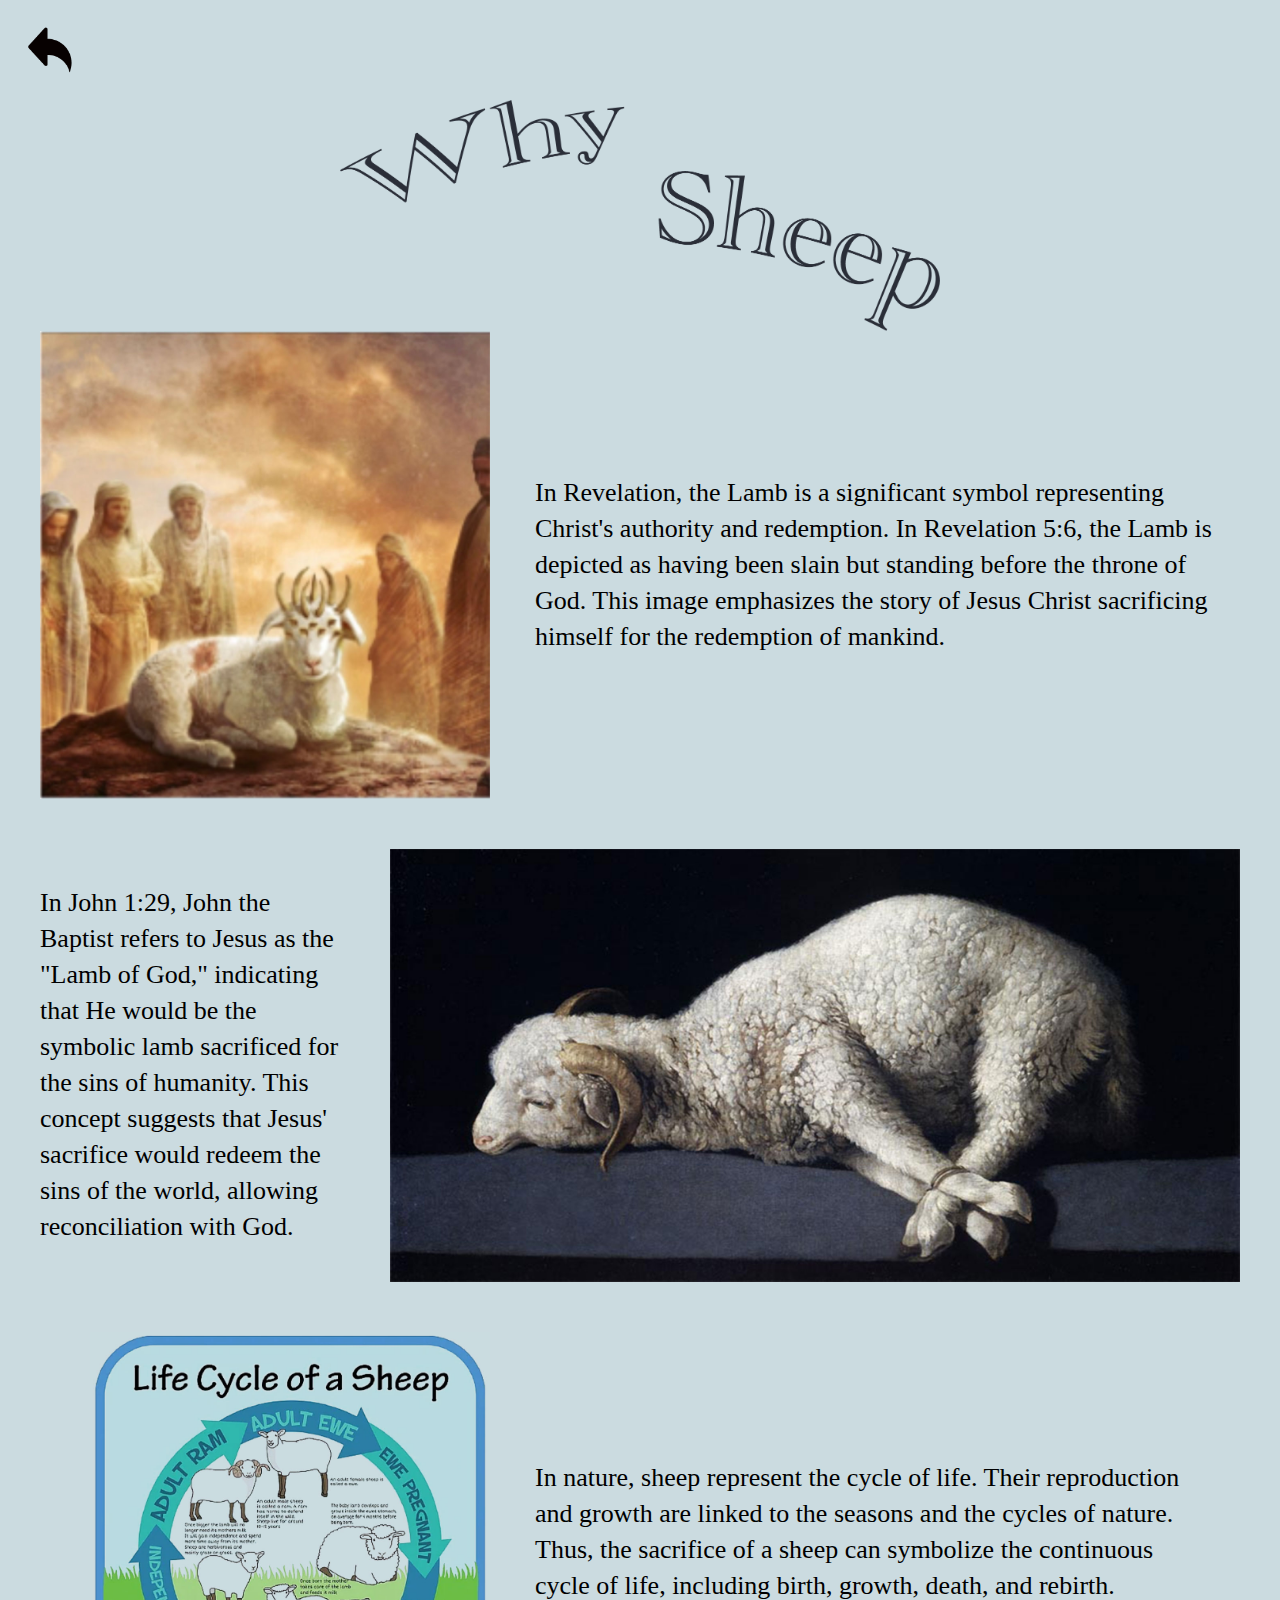
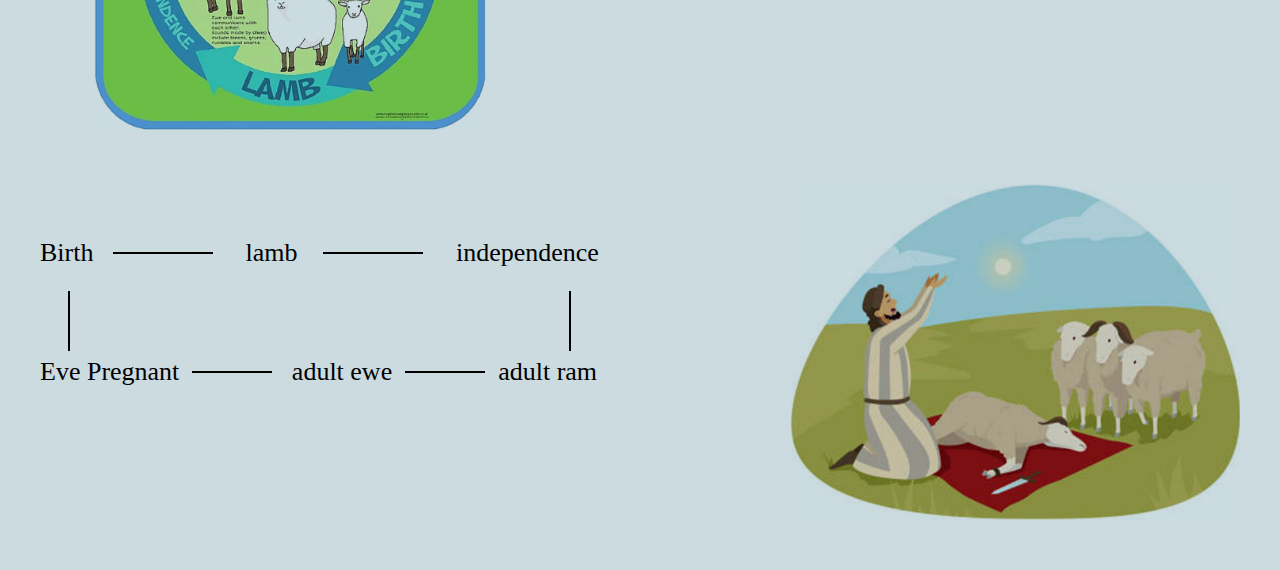
<file: detail.html>
<!DOCTYPE html>
<html lang="en">
<head>
    <meta charset="UTF-8">
    <meta name="viewport" content="width=device-width, initial-scale=1.0">
    <title>Document</title>
    <link rel="stylesheet" href="./css/detail.css">
</head>
<body>
    <div class="container w1200">
        <div class="title">
            <img src="./images/title.png" alt="">
        </div>
        <div class="box box1">
            <div class="img">
                <img src="./images/img1.jpg" alt="">
            </div>
            <div class="txt">
                In Revelation, the Lamb is a significant symbol 
                representing Christ's authority and redemption. 
                In Revelation 5:6, the Lamb is depicted as having 
                been slain but standing before the throne of God. 
                This image emphasizes the story of Jesus Christ 
                sacrificing himself for the redemption of mankind.
            </div>
        </div>
        <div class="box box2">
            <div class="txt">
                In John 1:29, John the 
                Baptist refers to Jesus 
                as the "Lamb of God," 
                indicating that He would 
                be the symbolic lamb 
                sacrificed for the sins of 
                humanity. 
                This concept suggests 
                that Jesus' sacrifice would 
                redeem the sins of the 
                world, allowing 
                reconciliation with God.
            </div>
            <div class="img">
                <img src="./images/img2.jpg" alt="">
            </div>
        </div>
        <div class="box box3">
            <div class="img">
                <img src="./images/img3.jpg" alt="">
            </div>
            <div class="txt">
                In nature, sheep represent the cycle of life.
                Their reproduction and growth are linked
                to the seasons and the cycles of nature.
                Thus, the sacrifice of a sheep can symbolize
                the continuous cycle of life, including birth,
                growth, death, and rebirth.
            </div>
        </div>
        <div class="box box4">
            <div class="txt">
                <div class="cell">
                    <span>Birth</span>&nbsp;&nbsp;&nbsp;<i></i>&nbsp;&nbsp;&nbsp;&nbsp;
                    <span>lamb</span>&nbsp;&nbsp;&nbsp;&nbsp;<i></i>&nbsp;&nbsp;&nbsp;&nbsp;
                    <span>independence</span>
                </div>
                <div class="cell cell2">
                    <span>Eve Pregnant</span>&nbsp;&nbsp;<i></i>&nbsp;&nbsp;
                    <span>adult ewe</span>&nbsp;&nbsp;<i></i>&nbsp;
                    <span>adult ram</span>
                </div>
            </div>
            <div class="img">
                <img src="./images/img4.jpg" alt="">
            </div>
        </div>
    </div>
    <a class="back" href="index.html">
        <img src="./images/back.png" alt="">
    </a>
</body>
</html>
</file>
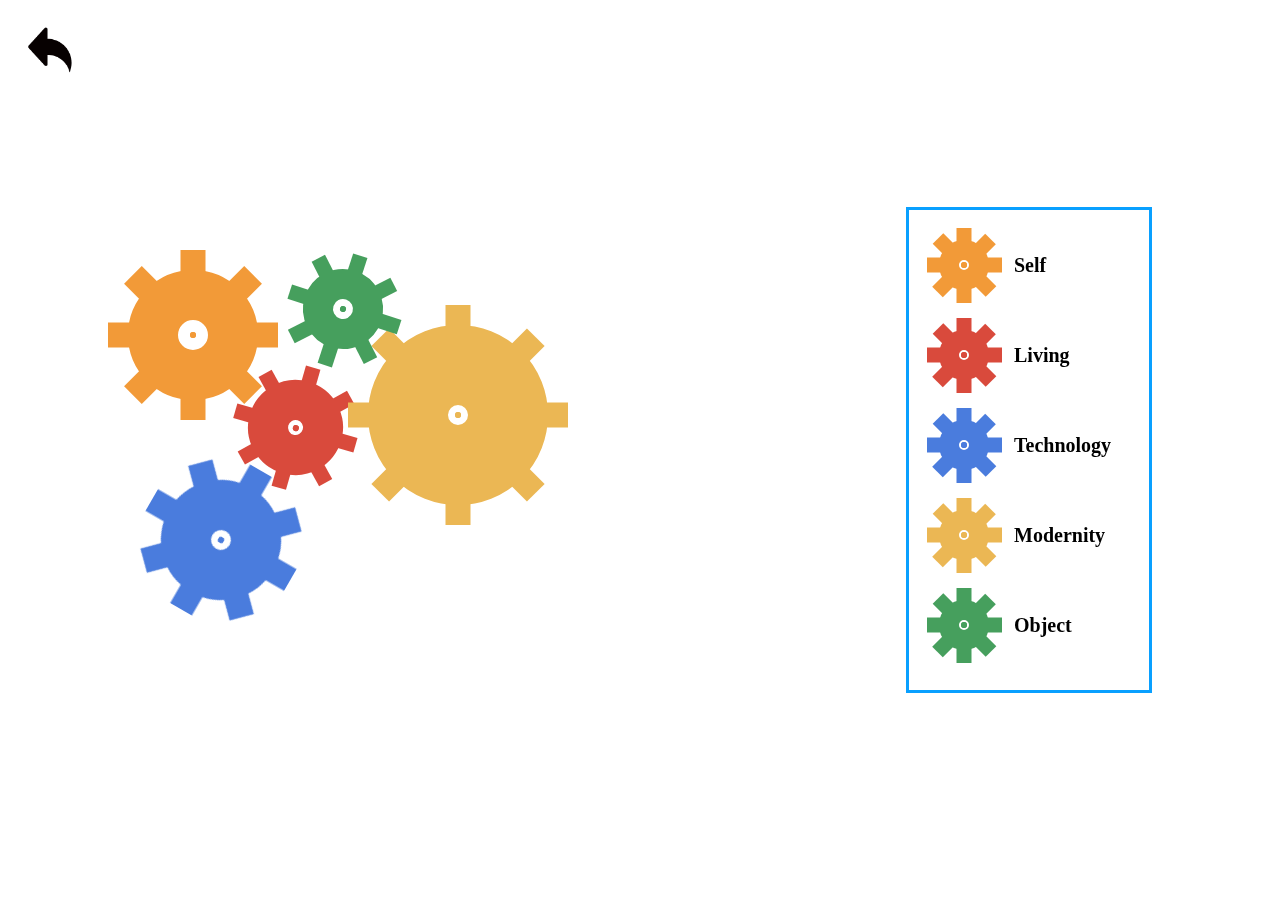
<file: gear.html>
<!DOCTYPE html>
<html lang="en">
  <head>
    <meta charset="UTF-8" />
    <meta name="viewport" content="width=device-width, initial-scale=1.0" />
    <title>Collision</title>
    <link rel="stylesheet" href="./css/gear.css" />
  </head>
  <body>
    <div class="box-canvas">
      <div class="cog cog-one active">
        <div class="teeth vertical"></div>
        <div class="teeth horizontal"></div>
      </div>
      <div class="cog cog-two active">
        <div class="teeth vertical"></div>
        <div class="teeth horizontal"></div>
      </div>
      <div class="cog cog-three active">
        <div class="teeth vertical"></div>
        <div class="teeth horizontal"></div>
      </div>
      <div class="cog cog-four active">
        <div class="teeth vertical"></div>
        <div class="teeth horizontal"></div>
      </div>
      <div class="cog cog-five active">
        <div class="teeth vertical"></div>
        <div class="teeth horizontal"></div>
      </div>
      <!-- <div class="cog cog-six">
            <div class="teeth vertical"></div>
            <div class="teeth horizontal"></div>
        <div> -->
      <div class="result hide"></div>
    </div>
    <div class="example">
      <div class="e e_1">
        <div class="teeth vertical"></div>
        <div class="teeth horizontal"></div>
        <span>Self</span>
      </div>
      <div class="e e_2">
        <div class="teeth vertical"></div>
        <div class="teeth horizontal"></div>
        <span>Living</span>
      </div>
      <div class="e e_3">
        <div class="teeth vertical"></div>
        <div class="teeth horizontal"></div>
        <span>Technology</span>
      </div>
      <div class="e e_4">
        <div class="teeth vertical"></div>
        <div class="teeth horizontal"></div>
        <span>Modernity</span>
      </div>
      <div class="e e_5">
        <div class="teeth vertical"></div>
        <div class="teeth horizontal"></div>
        <span>Object</span>
      </div>
    </div>
    <a class="back" href="index.html">
      <img src="./images/back.png" alt="" />
    </a>
    <script src="./js/jquery-3.2.0.min.js" charset="UTF-8"></script>
    <script>
      $(function () {
        const TxtList = [
          "Semiotics",
          "AI",
          "Capitalism",
          "The three ecologies",
          "Superego",
          "Object—Oriented Ontology",
          "Hyperobjects",
          "Self Identity",
          "Consumerism",
          "Disenchantment",
        ];
        $(".box-canvas").on("click", ".cog", function () {
          if ($(this).hasClass("active")) {
            $(this).parent().find(".cog").removeClass("active"); // 暂停
            // 随机生成词
            const txt = TxtList[Math.floor(Math.random() * 10)];
            $(".result")
              .text(txt || "Modernity")
              .removeClass("hide")
              .addClass("show");
          } else {
            $(this).parent().find(".cog").addClass("active"); // 转动
            $(".result").removeClass("show").addClass("hide");
          }
        });
      });
    </script>
  </body>
</html>
</file>
<file: css/detail.css>
*{
    margin: 0;
    padding: 0;
}
body{
    background: #cbdbe0;
    padding-top: 100px;
}
html, body{
    width: 100%;
    overflow-x: hidden;
}
.w1200{
    width: 1200px;
    margin: 0 auto;
}
img{
    display: block;
    width: 100%;
    height: auto;
}
.title img{
    width: 50%;
    height: auto;
    margin: 0 auto;
}
.box{
    display: flex;
    align-items: center;
    gap: 45px;
    font-size: 26px;
    line-height: 36px;
    margin-bottom: 50px;
    justify-content: space-between;
}
.box1 img{
    width: 450px;
}
.box2 img{
    width: 850px;
}
.box3{
    padding: 0 50px;
}
.box3 img{
    width: 400px;
}
.box4 img{
    width: 450px;
}
.box4 .txt .cell{
    margin-bottom: 80px;
    position: relative;
}
.box4 .txt .cell span{
    display: inline-block;
    vertical-align: middle;
}
.box4 .txt .cell i{
    display: inline-block;
    vertical-align: middle;
    width: 100px;
    height: 2px;
    background: #000;
}
.box4 .txt .cell2 i{
    width: 80px;
}
.box4 .txt .cell2::before{
    content: '';
    display: block;
    width: 2px;
    height: 60px;
    background: #000;
    position: absolute;
    left: 28px;
    top: -60px;
}
.box4 .txt .cell2::after{
    content: '';
    display: block;
    width: 2px;
    height: 60px;
    background: #000;
    position: absolute;
    right: 28px;
    top: -60px;
}
.back{
    position: fixed;
    left: 20px;
    top: 20px;
    z-index: 1000;;
    display: block;
    width: 60px;
}
.back img{
    display: block;
    width: 100%;
    height: auto;
}
</file>
<file: css/gear.css>
*{
    margin: 0;
    padding: 0;
}
.box-canvas {
    position: fixed;
    top: 30%;
    left: 10%;
}

.cog-one {
    --cog-color: #f29a38;
    --cog-accent-color: #f29a38;
    --cog-inner-size: 30px;
    --cog-outer-size: 50px;
    --start-rotation: 360deg;
    --end-rotation: 0deg
}

.cog-two {
    --cog-color: #d94a3c;
    --cog-accent-color: #d94a3c;
    --cog-inner-size: 15px;
    --cog-outer-size: 40px;
    --start-rotation: 16deg;
    --end-rotation: 376deg;
    left: 120px;
    top: 110px;
    transform: rotate(var(--start-rotation))
}

.cog-three {
    --cog-color: #4a7cdd;
    --cog-accent-color: #4a7cdd;
    --cog-inner-size: 20px;
    --cog-outer-size: 50px;
    --start-rotation: 300deg;
    --end-rotation: -60deg;
    left: 33px;
    top: 210px;
    transform: rotate(var(--start-rotation))
}

.cog-four {
    --cog-color: #ebb754;
    --cog-accent-color: #ebb754;
    --cog-inner-size: 20px;
    --cog-outer-size: 80px;
    --start-rotation: 360deg;
    --end-rotation: 0deg;
    left: 240px;
    top: 55px;
    transform: rotate(var(--start-rotation))
}

.cog-five {
    --cog-color: #469f5d;
    --cog-accent-color: #469f5d;
    --cog-inner-size: 20px;
    --cog-outer-size: 30px;
    --start-rotation: 18deg;
    --end-rotation: 378deg;
    left: 175px;
    top: -1px;
    transform: rotate(var(--start-rotation))
}

.cog {
    position: absolute;
    width: var(--cog-inner-size);
    height: var(--cog-inner-size);
    background: transparent;
    border-radius: 50%;
    border: var(--cog-outer-size) solid var(--cog-color);
    cursor: pointer;
}
.cog.active{
    animation: 5s cogRotate infinite linear
}

@keyframes cogRotate {
    0% {
        transform: rotate(var(--start-rotation))
    }

    100% {
        transform: rotate(var(--end-rotation))
    }
}

.cog::before {
    content: '';
    position: absolute;
    width: calc(var(--cog-inner-size)+10px);
    height: calc(var(--cog-inner-size)+10px);
    border: 3px solid var(--cog-accent-color);
    border-radius: 50%;
    left: 50%;
    top: 50%;
    transform: translate(-50%,-50%)
}

.cog::after {
    content: '';
    position: absolute;
    width: calc(var(--cog-inner-size)+var(--cog-outer-size) * 2 - 20px);
    height: calc(var(--cog-inner-size)+var(--cog-outer-size) * 2 - 20px);
    border: 3px solid var(--cog-accent-color);
    border-radius: 50%;
    left: 50%;
    top: 50%;
    transform: translate(-50%,-50%)
}

.teeth.vertical {
    position: absolute;
    left: 50%;
    transform: translateX(-50%)
}

.cog-one .teeth.vertical {
    background: linear-gradient(to bottom,var(--cog-color),var(--cog-color) 30px,transparent 30px,transparent 120px,var(--cog-color) 120px,var(--cog-color));
    height: 170px;
    width: 25px;
    top: -70px
}

.cog-two .teeth.vertical {
    width: 15px;
    height: 125px;
    top: -55px;
    background: linear-gradient(to bottom,var(--cog-color),var(--cog-color) 30px,transparent 30px,transparent 80px,var(--cog-color) 80px,var(--cog-color))
}

.cog-three .teeth.vertical {
    background: linear-gradient(to bottom,var(--cog-color),var(--cog-color) 30px,transparent 30px,transparent 120px,var(--cog-color) 120px,var(--cog-color));
    height: 160px;
    width: 25px;
    top: -70px
}

.cog-four .teeth.vertical {
    background: linear-gradient(to bottom,var(--cog-color),var(--cog-color) 30px,transparent 30px,transparent 120px,var(--cog-color) 120px,var(--cog-color));
    height: 220px;
    width: 25px;
    top: -100px;
}

.cog-five .teeth.vertical {
    background: linear-gradient(to bottom,var(--cog-color),var(--cog-color) 30px,transparent 30px,transparent 90px,var(--cog-color) 90px,var(--cog-color));
    height: 115px;
    width: 15px;
    top: -46px;
}

.teeth.vertical::after {
    content: '';
    position: absolute;
    transform: rotate(45deg)
}

.cog-one .teeth.vertical::after {
    background: linear-gradient(to bottom,var(--cog-color),var(--cog-color) 30px,transparent 30px,transparent 120px,var(--cog-color) 120px,var(--cog-color));
    height: 170px;
    width: 25px
}

.cog-two .teeth.vertical::after {
    background: linear-gradient(to bottom,var(--cog-color),var(--cog-color) 30px,transparent 30px,transparent 80px,var(--cog-color) 80px,var(--cog-color));
    width: 15px;
    height: 125px
}

.cog-three .teeth.vertical::after {
    background: linear-gradient(to bottom,var(--cog-color),var(--cog-color) 30px,transparent 30px,transparent 120px,var(--cog-color) 120px,var(--cog-color));
    height: 160px;
    width: 25px
}
.cog-four .teeth.vertical::after {
    background: linear-gradient(to bottom,var(--cog-color),var(--cog-color) 30px,transparent 30px,transparent 120px,var(--cog-color) 120px,var(--cog-color));
    height: 220px;
    width: 25px
}
.cog-five .teeth.vertical::after {
    background: linear-gradient(to bottom,var(--cog-color),var(--cog-color) 30px,transparent 30px,transparent 90px,var(--cog-color) 90px,var(--cog-color));
    height: 115px;
    width: 15px
}

.teeth.horizontal {
    position: absolute;
    transform: translateY(-50%);
    top: 50%
}

.cog-one .teeth.horizontal {
    left: -70px;
    background: linear-gradient(to right,var(--cog-color),var(--cog-color) 30px,transparent 30px,transparent 120px,var(--cog-color) 120px,var(--cog-color));
    height: 25px;
    width: 170px
}

.cog-two .teeth.horizontal {
    background: linear-gradient(to right,var(--cog-color),var(--cog-color) 30px,transparent 30px,transparent 80px,var(--cog-color) 80px,var(--cog-color));
    height: 15px;
    width: 125px;
    left: -55px
}

.cog-three .teeth.horizontal {
    left: -70px;
    background: linear-gradient(to right,var(--cog-color),var(--cog-color) 30px,transparent 30px,transparent 120px,var(--cog-color) 120px,var(--cog-color));
    height: 25px;
    width: 160px
}
.cog-four .teeth.horizontal {
    left: -100px;
    background: linear-gradient(to right,var(--cog-color),var(--cog-color) 30px,transparent 30px,transparent 120px,var(--cog-color) 120px,var(--cog-color));
    height: 25px;
    width: 220px
}
.cog-five .teeth.horizontal {
    left: -46px;
    background: linear-gradient(to right,var(--cog-color),var(--cog-color) 30px,transparent 30px,transparent 90px,var(--cog-color) 90px,var(--cog-color));
    height: 15px;
    width: 115px
}

.teeth.horizontal::after {
    content: '';
    position: absolute;
    transform: rotate(45deg)
}

.cog-one .teeth.horizontal::after {
    background: linear-gradient(to right,var(--cog-color),var(--cog-color) 30px,transparent 30px,transparent 120px,var(--cog-color) 120px,var(--cog-color));
    height: 25px;
    width: 170px
}

.cog-two .teeth.horizontal::after {
    background: linear-gradient(to right,var(--cog-color),var(--cog-color) 30px,transparent 30px,transparent 80px,var(--cog-color) 80px,var(--cog-color));
    height: 15px;
    width: 125px
}

.cog-three .teeth.horizontal::after {
    background: linear-gradient(to right,var(--cog-color),var(--cog-color) 30px,transparent 30px,transparent 120px,var(--cog-color) 120px,var(--cog-color));
    height: 25px;
    width: 160px
}
.cog-four .teeth.horizontal::after {
    background: linear-gradient(to right,var(--cog-color),var(--cog-color) 30px,transparent 30px,transparent 120px,var(--cog-color) 120px,var(--cog-color));
    height: 25px;
    width: 220px
}
.cog-five .teeth.horizontal::after {
    background: linear-gradient(to right,var(--cog-color),var(--cog-color) 30px,transparent 30px,transparent 90px,var(--cog-color) 90px,var(--cog-color));
    height: 15px;
    width: 115px
}



.example{
    position: fixed;
    right: 10%;
    top: 50%;
    transform: translateY(-50%);
    width: 100px;
    border: 3px solid #09a0ff;
    padding: 30px 110px 0 30px;
}
.e {
    --cog-inner-size: 10px;
    --cog-outer-size: 20px;
    --start-rotation: 0deg;
    --end-rotation: 360deg;
    position: relative;
    width: var(--cog-inner-size);
    height: var(--cog-inner-size);
    background: transparent;
    border-radius: 50%;
    border: var(--cog-outer-size) solid var(--cog-color);
    margin-bottom: 40px;
    
}
.e span{
    position: absolute;
    left: 55px;
    top: 50%;
    transform: translateY(-50%);
    font-size: 20px;
    font-weight: bold;
}
.e_1 {
    --cog-color: #f29a38;
    --cog-accent-color: #f29a38;
}
.e_2 {
    --cog-color: #d94a3c;
    --cog-accent-color: #d94a3c;
}
.e_3 {
    --cog-color: #4a7cdd;
    --cog-accent-color: #4a7cdd;
}
.e_4 {
    --cog-color: #ebb754;
    --cog-accent-color: #ebb754;
}
.e_5 {
    --cog-color: #469f5d;
    --cog-accent-color: #469f5d;
}

.e::before {
    content: '';
    position: absolute;
    width: calc(var(--cog-inner-size)+10px);
    height: calc(var(--cog-inner-size)+10px);
    border: 3px solid var(--cog-accent-color);
    border-radius: 50%;
    left: 50%;
    top: 50%;
    transform: translate(-50%,-50%)
}

.e::after {
    content: '';
    position: absolute;
    width: calc(var(--cog-inner-size)+var(--cog-outer-size) * 2 - 20px);
    height: calc(var(--cog-inner-size)+var(--cog-outer-size) * 2 - 20px);
    border: 3px solid var(--cog-accent-color);
    border-radius: 50%;
    left: 50%;
    top: 50%;
    transform: translate(-50%,-50%)
}

.e .teeth.vertical {
    background: linear-gradient(to bottom,var(--cog-color),var(--cog-color) 30px,transparent 30px,transparent 60px,var(--cog-color) 60px,var(--cog-color));
    height: 75px;
    width: 15px;
    top: -32px
}

.teeth.vertical::after {
    content: '';
    position: absolute;
    transform: rotate(45deg)
}

.e .teeth.vertical::after {
    background: linear-gradient(to bottom,var(--cog-color),var(--cog-color) 30px,transparent 30px,transparent 60px,var(--cog-color) 60px,var(--cog-color));
    height: 75px;
    width: 15px
}

.teeth.horizontal {
    position: absolute;
    transform: translateY(-50%);
    top: 50%
}

.e .teeth.horizontal {
    left: -32px;
    background: linear-gradient(to right,var(--cog-color),var(--cog-color) 30px,transparent 30px,transparent 60px,var(--cog-color) 60px,var(--cog-color));
    height: 15px;
    width: 75px
}

.teeth.horizontal::after {
    content: '';
    position: absolute;
    transform: rotate(45deg)
}

.e .teeth.horizontal::after {
    background: linear-gradient(to right,var(--cog-color),var(--cog-color) 30px,transparent 30px,transparent 60px,var(--cog-color) 60px,var(--cog-color));
    height: 15px;
    width: 75px
}

.box-canvas .result{
    position: absolute;
    left: 580px;
    top: 0;
    font-size: 80px;
    font-weight: bold;
    color: #4a7cdd;
    white-space: nowrap;
}
.box-canvas .result.show{
    display: block;
    animation: showResult 1s linear;
}
@keyframes showResult {
    0%{
        opacity: 1;
        color: red;
    }
    50%{
        opacity: 0;
    }
    100%{
        opacity: 1;
        color: #4a7cdd;
    }
}
.box-canvas .result.hide{
    display: none;
}
.back{
    position: fixed;
    left: 20px;
    top: 20px;
    z-index: 1000;;
    display: block;
    width: 60px;
}
.back img{
    display: block;
    width: 100%;
    height: auto;
}
</file>
